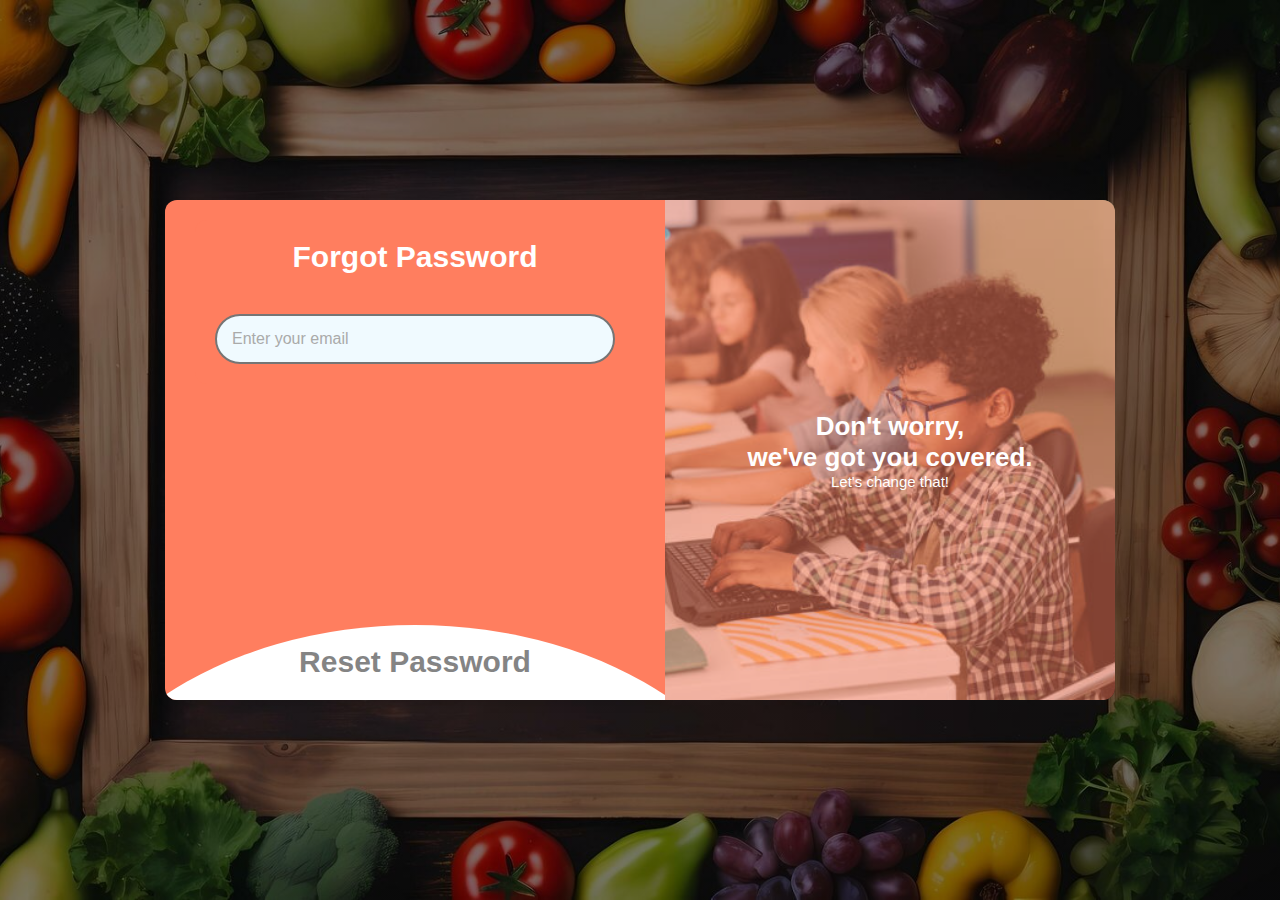
<file: PROIECT_WEB/joc_FROW/src/public/forgot-password.html>
<!-- forgot-password.html -->
<!DOCTYPE html>
<html lang="en">
<head>
    <meta charset="UTF-8">
    <meta name="viewport" content="width=device-width, initial-scale=1.0">
    <title>Forgot Password - Fruits On The Web</title>
    <link rel="icon" type="image/x-icon" href="favicon.ico">
    <link rel="stylesheet" href="forgot-password.css">
</head>
<body>
    <section class="wrapper">
        <div class="form-container">
            <div class="form forgot-password">
                <header>Forgot Password</header>
                <div id="message-box">
                    <span id="message-text"></span>
                    <button id="close-message" class="close-btn">&times;</button>
                </div>
                <form id="forgot-form">
                    <input type="email" id="email-forgot-password" name="email-forgot-password" placeholder="Enter your email" pattern="^[a-zA-Z0-9._%+-]+@[a-zA-Z0-9.-]+\.[a-zA-Z]{2,}$" title="Please enter a valid email address." required>
                </form>
            </div>
            <div class="form reset-password">
                <header>Reset Password</header>
                <div id="reset-message-box">
                    <span id="reset-message-text"></span>
                    <button id="reset-close-message" class="close-btn">&times;</button>
                </div>
                <form id="reset-password-form">
                    <input type="password" id="new-password" name="new-password" placeholder="Enter your new password" pattern="^(?=.*\d)(?=.*[a-z])(?=.*[A-Z])(?=.*[\W]).{8,}$" title="Password must contain at least one number, one uppercase and lowercase letter, one special character, and be at least 8 characters long." required>
                    <input type="password" id="confirm-password" name="confirm-password" placeholder="Confirm your new password" required>
                    <input type="submit" value="Submit">
                </form>
            </div>
        </div>
        <div class="image-container">
            <img src="forgotPassFormImg.png" alt="Forgot Password Image">
            <div class="overlay"></div>
            <div class="overlay-text">
                <span class="text-1">Don't worry, <br> we've got you covered.</span>
                <span class="text-2">Let's change that!</span>
            </div>
        </div>
    </section>
    <script src="forgot-password.js"></script>
</body>
</html>
</file>
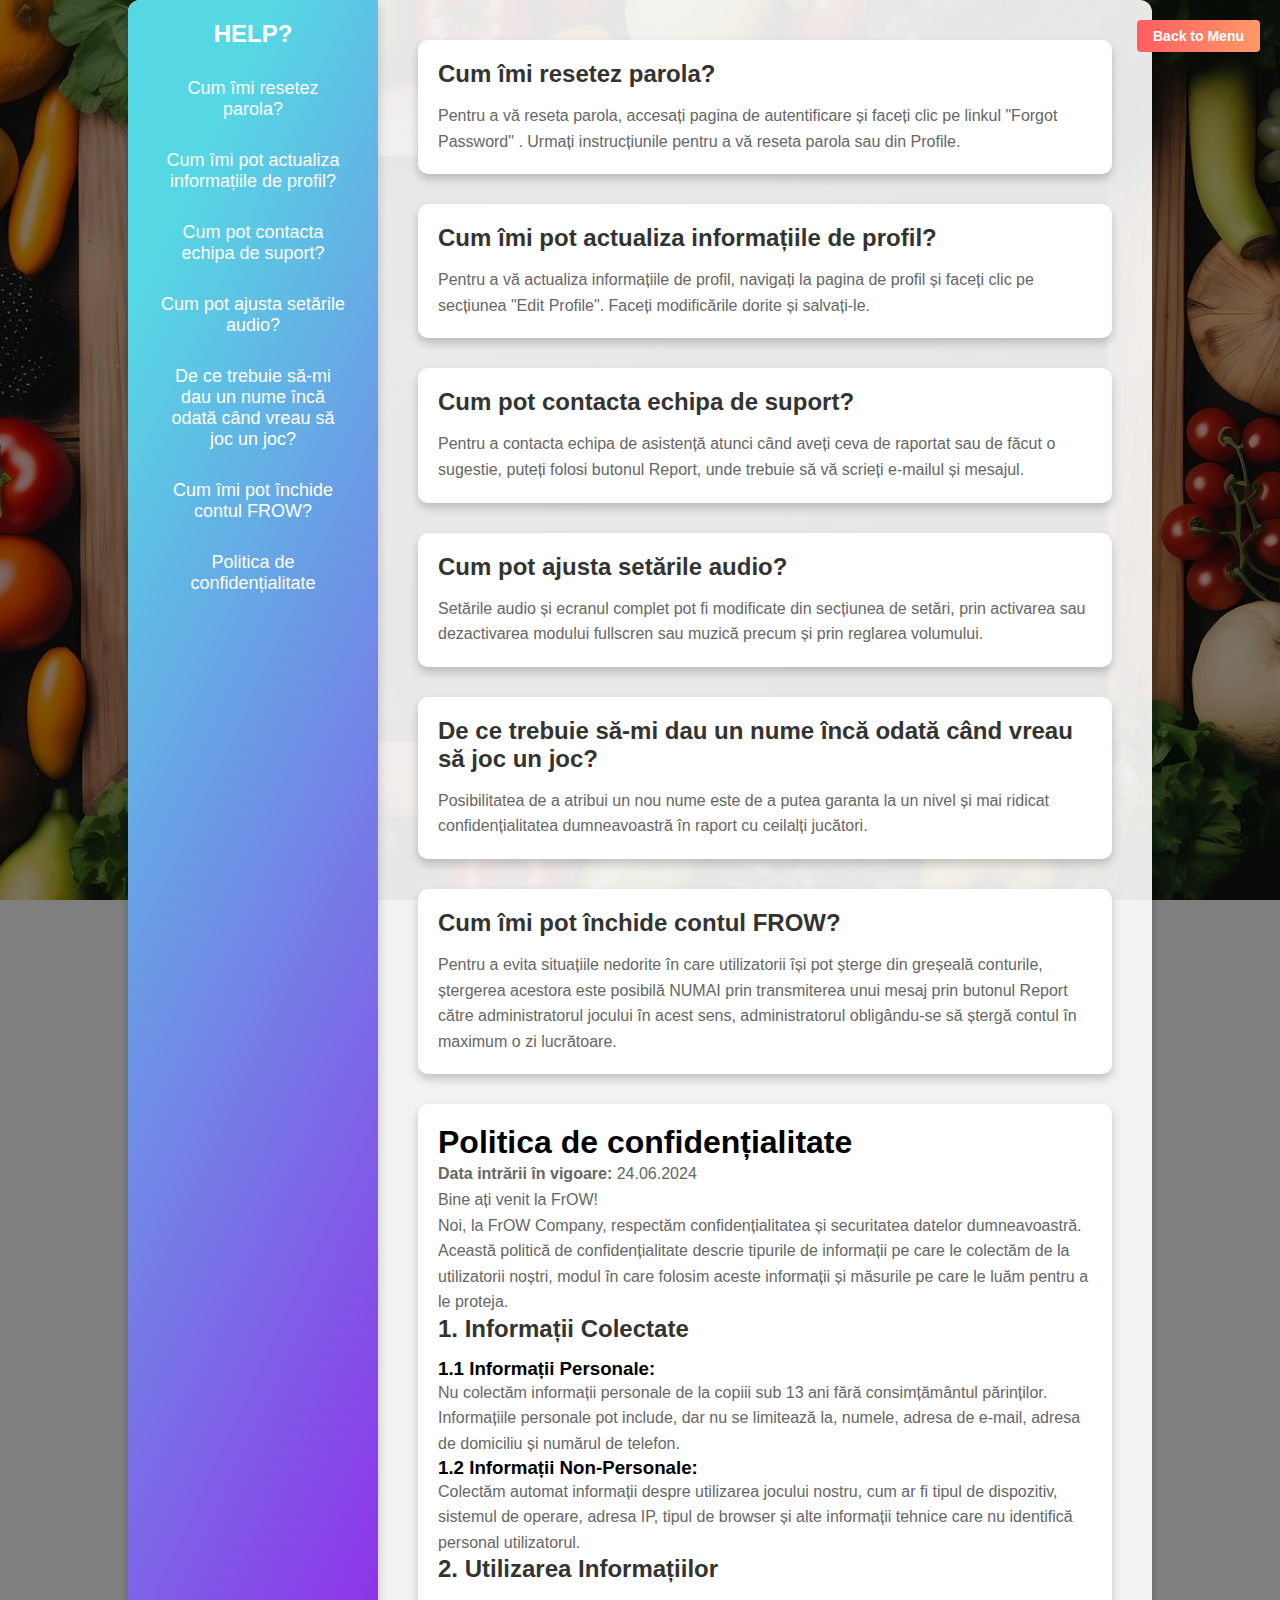
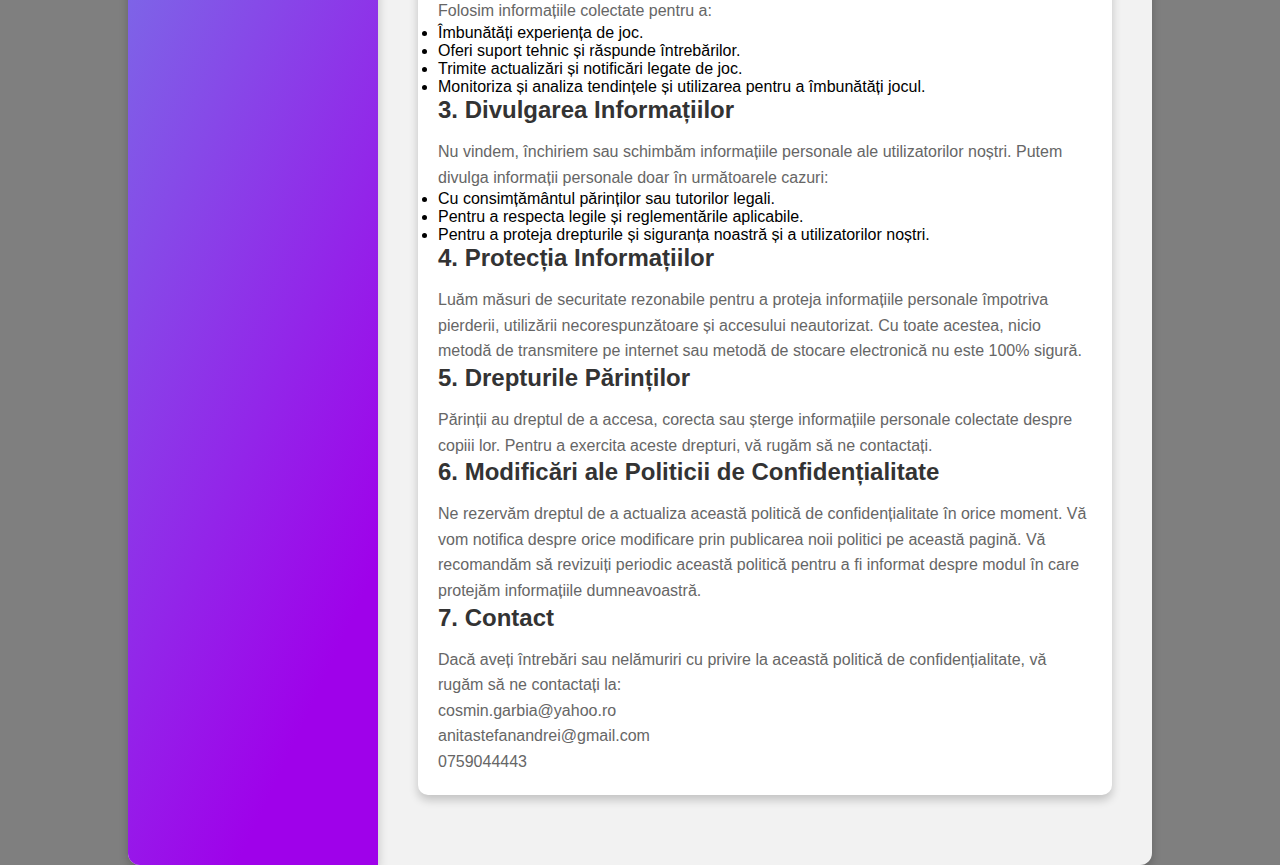
<file: PROIECT_WEB/joc_FROW/src/public/help.html>
<!DOCTYPE html>
<html lang="en">
<head>
    <meta charset="UTF-8">
    <title>Help - Fruits On The Web</title>
    <link rel="stylesheet" href="help.css">
    <meta name="viewport" content="width=device-width, initial-scale=1.0">
    <link rel="icon" type="image/x-icon" href="favicon.ico">
</head>
<body class="help-page">
    <a href="index.html" class="back-to-home">Back to Menu</a>
    <div class="help-container">
        <div class="help-sidebar">
            <h2>HELP?<br></h2>
            <ul>
                <li><a href="#question1">Cum îmi resetez parola?</a></li>
                <li><a href="#question2">Cum îmi pot actualiza informațiile de profil?</a></li>
                <li><a href="#question3">Cum pot contacta echipa de suport?</a></li>
                <li><a href="#question4">Cum pot ajusta setările audio?</a></li>
                <li><a href="#question5">De ce trebuie să-mi dau un nume încă odată când vreau să joc un joc?</a></li>
                <li><a href="#question6">Cum îmi pot închide contul FROW?</a></li>
                <li><a href="#question7">Politica de confidențialitate</a></li>
            </ul>
        </div>
        <div class="help-content">
            <div class="help-section" id="question1">
                <h2>Cum îmi resetez parola?</h2>
                <p>Pentru a vă reseta parola, accesați pagina de autentificare și 
                    faceți clic pe linkul "Forgot Password" . Urmați instrucțiunile 
                    pentru a vă reseta parola sau din Profile.</p>
            </div>

            <div class="help-section" id="question2">
                <h2>Cum îmi pot actualiza informațiile de profil?</h2>
                <p>Pentru a vă actualiza informațiile de profil, navigați la pagina 
                    de profil și faceți clic pe secțiunea "Edit Profile". Faceți 
                    modificările dorite și salvați-le.</p>
            </div>

            <div class="help-section" id="question3">
                <h2>Cum pot contacta echipa de suport?</h2>
                <p>Pentru a contacta echipa de asistență atunci când aveți ceva 
                    de raportat sau de făcut o sugestie, puteți folosi butonul 
                    Report, unde trebuie să vă scrieți e-mailul și mesajul.</p>
            </div>

            <div class="help-section" id="question4">
                <h2>Cum pot ajusta setările audio?</h2>
                <p>Setările audio și ecranul complet pot fi modificate din 
                    secțiunea de setări, prin activarea sau dezactivarea modului 
                    fullscren sau muzică precum și prin reglarea volumului.</p>
            </div>

            <div class="help-section" id="question5">
                <h2>De ce trebuie să-mi dau un nume încă odată când vreau să joc un joc?</h2>
                <p>Posibilitatea de a atribui un nou nume este de a putea garanta 
                    la un nivel și mai ridicat confidențialitatea dumneavoastră în 
                    raport cu ceilalți jucători.</p>
            </div>

            <div class="help-section" id="question6">
                <h2>Cum îmi pot închide contul FROW?</h2>
                <p>Pentru a evita situațiile nedorite în care utilizatorii își pot șterge 
                    din greșeală conturile, ștergerea acestora este posibilă NUMAI prin 
                    transmiterea unui mesaj prin butonul Report către administratorul 
                    jocului în acest sens, administratorul obligându-se să ștergă contul 
                    în maximum o zi lucrătoare.</p>
            </div>


            <div class="help-section" id="question7">
                <h1>Politica de confidențialitate</h1>
                <body>
                    <p><strong>Data intrării în vigoare:</strong> 24.06.2024</p>
                    <p>Bine ați venit la FrOW!</p>
                    <p>Noi, la FrOW Company, respectăm confidențialitatea și securitatea datelor dumneavoastră. Această politică de confidențialitate descrie tipurile de informații pe care le colectăm de la utilizatorii noștri, modul în care folosim aceste informații și măsurile pe care le luăm pentru a le proteja.</p>
                
                    <h2>1. Informații Colectate</h2>
                    <h3>1.1 Informații Personale:</h3>
                    <p>Nu colectăm informații personale de la copiii sub 13 ani fără consimțământul părinților. Informațiile personale pot include, dar nu se limitează la, numele, adresa de e-mail, adresa de domiciliu și numărul de telefon.</p>
                
                    <h3>1.2 Informații Non-Personale:</h3>
                    <p>Colectăm automat informații despre utilizarea jocului nostru, cum ar fi tipul de dispozitiv, sistemul de operare, adresa IP, tipul de browser și alte informații tehnice care nu identifică personal utilizatorul.</p>
                
                    <h2>2. Utilizarea Informațiilor</h2>
                    <p>Folosim informațiile colectate pentru a:</p>
                    <ul>
                        <li>Îmbunătăți experiența de joc.</li>
                        <li>Oferi suport tehnic și răspunde întrebărilor.</li>
                        <li>Trimite actualizări și notificări legate de joc.</li>
                        <li>Monitoriza și analiza tendințele și utilizarea pentru a îmbunătăți jocul.</li>
                    </ul>
                
                    <h2>3. Divulgarea Informațiilor</h2>
                    <p>Nu vindem, închiriem sau schimbăm informațiile personale ale utilizatorilor noștri. Putem divulga informații personale doar în următoarele cazuri:</p>
                    <ul>
                        <li>Cu consimțământul părinților sau tutorilor legali.</li>
                        <li>Pentru a respecta legile și reglementările aplicabile.</li>
                        <li>Pentru a proteja drepturile și siguranța noastră și a utilizatorilor noștri.</li>
                    </ul>
                
                    <h2>4. Protecția Informațiilor</h2>
                    <p>Luăm măsuri de securitate rezonabile pentru a proteja informațiile personale împotriva pierderii, utilizării necorespunzătoare și accesului neautorizat. Cu toate acestea, nicio metodă de transmitere pe internet sau metodă de stocare electronică nu este 100% sigură.</p>
                
                    <h2>5. Drepturile Părinților</h2>
                    <p>Părinții au dreptul de a accesa, corecta sau șterge informațiile personale colectate despre copiii lor. Pentru a exercita aceste drepturi, vă rugăm să ne contactați.</p>
                
                    <h2>6. Modificări ale Politicii de Confidențialitate</h2>
                    <p>Ne rezervăm dreptul de a actualiza această politică de confidențialitate în orice moment. Vă vom notifica despre orice modificare prin publicarea noii politici pe această pagină. Vă recomandăm să revizuiți periodic această politică pentru a fi informat despre modul în care protejăm informațiile dumneavoastră.</p>
                
                    <h2>7. Contact</h2>
                    <p>Dacă aveți întrebări sau nelămuriri cu privire la această politică de confidențialitate, vă rugăm să ne contactați la:</p>
                    <p>
                       cosmin.garbia@yahoo.ro<br>
                       anitastefanandrei@gmail.com<br>
                       0759044443<br>
                    </p>
                </body>
            </div>
        </div>
    </div>
</body>
</html>
</file>
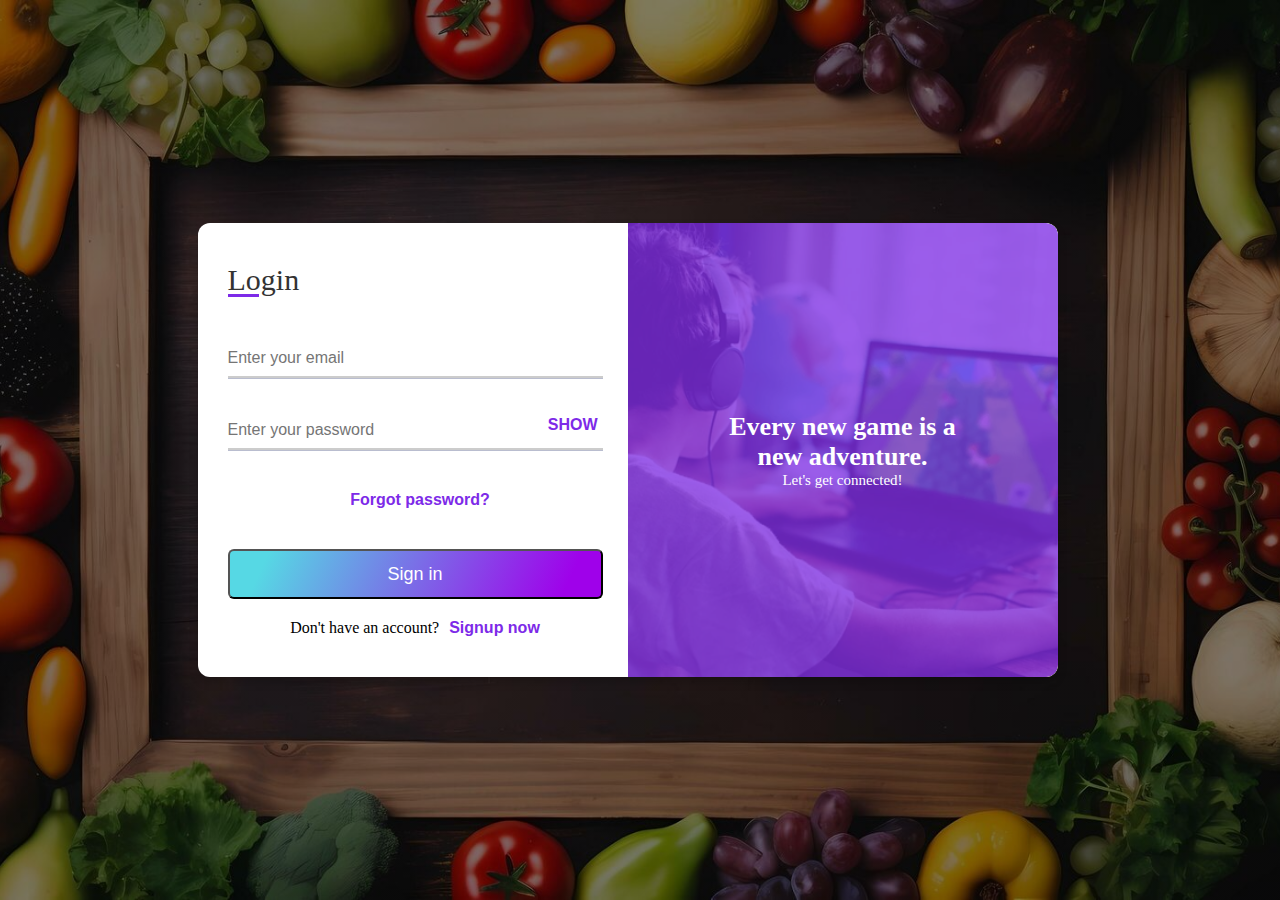
<file: PROIECT_WEB/joc_FROW/src/public/login.html>
<!-- login.html -->
<!DOCTYPE html>
<html lang="en" dir="ltr">
<head>
    <meta charset="UTF-8">
    <title>Login - Fruits On The Web</title>
    <link rel="stylesheet" href="login.css">
    <meta name="viewport" content="width=device-width, initial-scale=1.0">
    <link rel="icon" type="image/x-icon" href="favicon.ico">
</head>

<body class="login-page">
  <div class="login-container">
    <div class="login-cover">
      <div class="login-front">
        <img src="loginFormImg.png" alt="">
        <div class="login-text">
          <span class="login-text-1">Every new game is a <br> new adventure.</span>
          <span class="login-text-2">Let's get connected!</span>
        </div>
      </div>
    </div>

    <div class="login-forms">
      <div class="login-form-content">
        <div class="login-form">
          <div class="login-title">Login</div>
          <div id="message-box">
            <span id="message-text"></span>
            <button id="close-message" class="close-btn">&times;</button>
          </div>
          <form id="login-form" action="http://localhost:4000/login" method="POST"> 
            <div class="login-input-boxes">
              <div class="login-input-box">
                <input type="email" id="email-login" name="email-login" placeholder=" " pattern="^[a-zA-Z0-9._%+-]+@[a-zA-Z0-9.-]+\.[a-zA-Z]{2,}$" title="Please enter a valid email address." required>
                <label class="login-label">Enter your email</label>
              </div>
              <div class="login-input-box">
                <input type="password" id="password-login" name="password-login" placeholder=" " pattern="^(?=.*\d)(?=.*[a-z])(?=.*[A-Z])(?=.*[\W]).{8,}$" title="Password must contain at least one number, one uppercase and lowercase letter, one special character, and be at least 8 characters long." required>
                <label class="login-label">Enter your password</label>
                <span class="toggle-password">SHOW</span>
              </div>
              <div class="remember-forgot-container">           
                <div class="change-password-text"><a href="forgot-password.html">Forgot password?</a></div>
              </div>
              <div class="login-button">
                <input type="submit" value="Sign in">
              </div>
              <div class="sign-up-text">Don't have an account? <a href="registration.html">Signup now</a></div>
            </div>
          </form>
        </div>
      </div>
    </div>
  </div>
  <script src="login.js"></script>
</body>
</html>
</file>
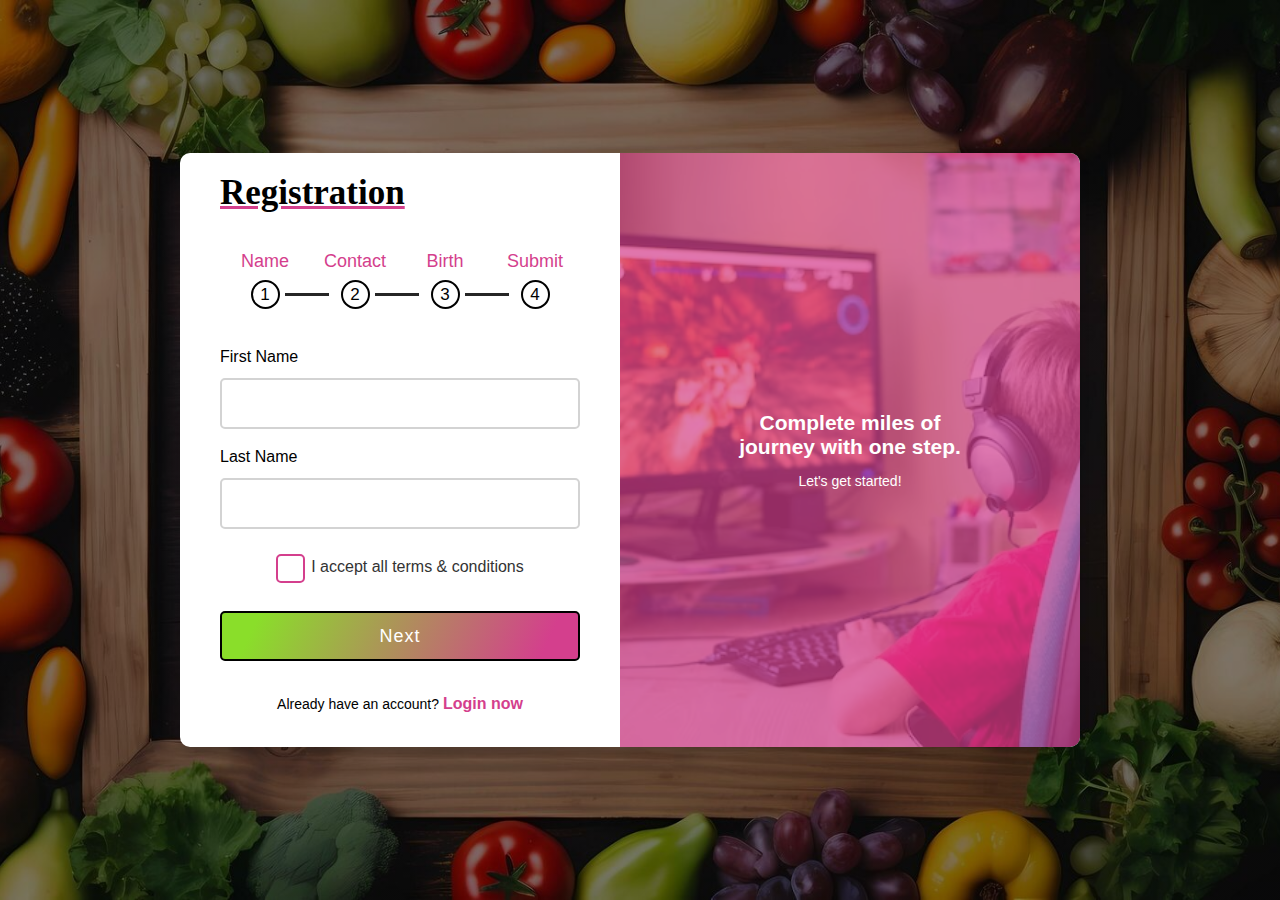
<file: PROIECT_WEB/joc_FROW/src/public/registration.html>
<!-- registration.html -->
<!DOCTYPE html>
<html lang="en" dir="ltr">
<head>
    <meta charset="utf-8">
    <title>Registration - Fruits On The Web</title>
    <link rel="stylesheet" href="registration.css">
    <link rel="icon" type="image/x-icon" href="favicon.ico">
</head>
<body>
    <div class="container">
        <div class="form-section">
            <header>Registration</header>
            <div id="message-box">
                <span id="message-text"></span>
                <button id="close-message" class="close-btn">&times;</button>
            </div>
            <div class="progress-bar">
                <div class="step">
                    <p>Name</p>
                    <div class="bullet"><span>1</span></div>
                    <div class="check">✔</div>
                </div>
                <div class="step">
                    <p>Contact</p>
                    <div class="bullet"><span>2</span></div>
                    <div class="check">✔</div>
                </div>
                <div class="step">
                    <p>Birth</p>
                    <div class="bullet"><span>3</span></div>
                    <div class="check">✔</div>
                </div>
                <div class="step">
                    <p>Submit</p>
                    <div class="bullet"><span>4</span></div>
                    <div class="check">✔</div>
                </div>
            </div>
            <div class="form-outer">
                <form id="registration-form" action="http://localhost:4000/register" method="POST">
                    <div class="page slide-page">
                        <div class="field">
                            <div class="label">First Name</div>
                            <input type="text" id="first-name-registration" name="first-name-registration" pattern="[A-Za-z]+" title="First name should only contain letters." required>
                        </div>
                        <div class="field">
                            <div class="label">Last Name</div>
                            <input type="text" id="last-name-registration" name="last-name-registration" pattern="[A-Za-z- ]+" title="Last name should only contain letters." required>
                        </div>
                        <div class="checkbox-field">
                            <input type="checkbox" id="terms-conditions" name="terms-conditions" required>
                            <label for="terms-conditions">I accept all terms & conditions</label>
                        </div>
                        <div class="field">
                            <button class="firstNext next">Next</button>
                        </div>
                    </div>
                    <div class="page">
                        <div class="field">
                            <div class="label">Email Address</div>
                            <input type="email" id="email-registration" name="email-registration" pattern="^[a-zA-Z0-9._%+-]+@[a-zA-Z0-9.-]+\.[a-zA-Z]{2,}$" title="Please enter a valid email address." required>
                        </div>
                        <div class="field">
                            <div class="label">Phone Number</div>
                            <input type="tel" id="phone-registration" name="phone-registration" pattern="\d{10}" title="Phone number should be 10 digits long." required>
                        </div>
                        <div class="checkbox-field">
                            <input type="checkbox" id="terms-conditions-2" name="terms-conditions" required>
                            <label for="terms-conditions-2">I accept all terms & conditions</label>
                        </div>
                        <div class="field btns">
                            <button class="prev-1 prev">Previous</button>
                            <button class="next-1 next">Next</button>
                        </div>
                    </div>
                    <div class="page">
                        <div class="field">
                            <div class="label">Date of Birth</div>
                            <input type="date" id="birth-date-registration" name="birth-date-registration" min="2000-01-01" max="2022-12-31" title="Please enter a valid date of birth." required>
                        </div>
                        <div class="field">
                            <div class="label">Gender</div>
                            <select id="gender-registration" name="gender-registration" required>
                                <option value="" disabled selected>Select your gender</option>
                                <option value="male">Male</option>
                                <option value="female">Female</option>
                                <option value="other">Other</option>
                            </select>
                        </div>
                        <div class="checkbox-field">
                            <input type="checkbox" id="terms-conditions-3" name="terms-conditions" required>
                            <label for="terms-conditions-3">I accept all terms & conditions</label>
                        </div>
                        <div class="field btns">
                            <button class="prev-2 prev">Previous</button>
                            <button class="next-2 next">Next</button>
                        </div>
                    </div>
                    <div class="page">
                        <div class="field">
                            <div class="label">Age</div>
                            <input type="number" id="age-registration" name="age-registration" min="1" max="24" title="Please enter a valid age between 1 and 24." required>
                        </div>
                        <div class="field">
                            <div class="label">Password</div>
                            <input type="password" id="password-registration" name="password-registration" pattern="^(?=.*\d)(?=.*[a-z])(?=.*[A-Z])(?=.*[\W]).{8,}$" title="Password must contain at least one number, one uppercase and lowercase letter, one special character, and be at least 8 characters long." required>
                        </div>
                        <div class="checkbox-field">
                            <input type="checkbox" id="terms-conditions-4" name="terms-conditions" required>
                            <label for="terms-conditions-4">I accept all terms & conditions</label>
                        </div>
                        <div class="field btns">
                            <button class="prev-3 prev">Previous</button>
                            <button class="submit">Signup</button>
                        </div>
                    </div>
                </form>
                <div class="login-link">
                    <p>Already have an account? <a href="login.html">Login now</a></p>
                </div>
            </div>
        </div>
        <div class="image-section">
            <div class="text-overlay">
                <h1>Complete miles of journey with one step.</h1>
                <p>Let's get started!</p>
            </div>
            <img src="registerFormImg.png" alt="Image">
        </div>
    </div>
    <script src="registration.js"></script>
</body>
</html>
</file>
<file: PROIECT_WEB/joc_FROW/src/public/login.css>
/* login.css */
/* Definirea stilurilor pentru pagina LOGIN */
.login-page {
    background: linear-gradient(rgba(0, 0, 0, 0.5), rgba(0, 0, 0, 0.5)), 
                url('backgroundLoginImg.png') no-repeat center center fixed;
    background-size: cover;
    min-height: 100vh;
    display: flex;
    align-items: center;
    justify-content: center;
    padding: 0;
    margin: 0;
}

.login-container {
    border-radius: 12px;
    position: relative;
    max-width: 800px;
    width: 100%;
    background: #fff;
    padding: 40px 30px;
    box-shadow: 0 5px 10px rgba(0,0,0,0.2);
    perspective: 2700px;
    overflow: hidden;
    margin-left: -25px;
}

.login-container .login-cover {
    border-radius: 0 12px 12px 0;
    position: absolute;
    top: 0;
    left: 50%;
    height: 100%;
    width: 50%;
    z-index: 98;
    transition: all 1s ease;
    transform-origin: left;
    transform-style: preserve-3d;
    overflow: hidden;
}

.login-container .login-cover .login-front {
  position: absolute;
  top: 0;
  left: 0;
  height: 100%;
  width: 100%;
}

.login-container .login-cover::before,
.login-container .login-cover::after {
    border-radius: 0 12px 12px 0;
    content: '';
    position: absolute;
    height: 100%;
    width: 100%;
    background: #7d2ae8;
    opacity: 0.5;
    z-index: 12;
}

.login-container .login-cover img {
    border-radius: 0 12px 12px 0;
    position: absolute;
    height: 100%;
    width: 100%;
    object-fit: cover;
    z-index: 10;
    overflow: hidden;
}

.login-container .login-cover .login-text {
    position: absolute;
    z-index: 130;
    height: 100%;
    width: 100%;
    display: flex;
    flex-direction: column;
    align-items: center;
    justify-content: center;
}

.login-cover .login-text .login-text-1,
.login-cover .login-text .login-text-2 {
    font-size: 26px;
    font-weight: 600;
    color: #fff;
    text-align: center;
}

.login-cover .login-text .login-text-2 {
    font-size: 15px;
    font-weight: 500;
}

.login-container .login-forms {
    height: 100%;
    width: 100%;
    background: #fff;
}

.login-container .login-form-content {
    display: flex;
    align-items: center;
    justify-content: space-between;
}

.login-form-content .login-form {
    width: calc(100% / 2 - 25px);
}

.login-forms .login-form-content .login-title {
    position: relative;
    font-size: 30px;
    font-weight: 500;
    color: #333;
    margin-bottom: 25px;
}

.login-forms .login-form-content .login-title:before {
    content: '';
    position: absolute;
    left: 0;
    bottom: 0;
    height: 3px;
    width: 31px;
    background: #7d2ae8;
}

.login-forms .login-form-content .login-input-boxes {
    margin-top: 30px;
}

.login-forms .login-form-content .login-input-box {
    display: flex;
    align-items: center;
    height: 50px;
    width: 100%;
    margin: 20px 0;
    position: relative;
    border-bottom: 2px solid #B9BDCF;
}

.login-form-content .login-input-box input {
    height: 100%;
    width: 100%;
    outline: none;
    border: none;
    padding: 0 30px;
    font-size: 16px;
    font-weight: 500;
    border-bottom: 2px solid rgba(0,0,0,0.2);
    transition: all 0.3s ease;
    font-family: 'Helvetica Neue', Helvetica, Arial, sans-serif; 
}

.login-form-content .login-input-box input:focus,
.login-form-content .login-input-box input:valid {
    border-color: #7d2ae8;
}

.login-forms .login-form-content .login-button {
    color: #fff;
    margin-top: 40px;
}

.login-forms .login-form-content .login-button input {
    color: #FFFFFF;
    background: linear-gradient(115deg, #56d8e4 10%, #9f01ea 90%);
    border-radius: 6px;
    padding: 0;
    cursor: pointer;
    transition: all 0.4s ease;
    height: 50px;
    width: 100%; 
    font-size: 18px;
}

.login-forms .login-form-content .login-button input:hover {
    background: linear-gradient(115deg, #9f01ea 10%, #56d8e4 90%); 
    font-size: 25px; 
    color: #FFFFFF;
}

.login-forms .login-form-content .login-text {
    text-align: center;
    margin-top: 25px;
}

.login-forms .login-form-content .sign-up-text {
    text-align: center;
    width: 100%; 
    margin-top: 20px;
    display: flex; 
    justify-content: center; 
    align-items: center; 
    gap: 10px;
}

.login-forms .login-form-content .change-password-text a {
    color: #7d2ae8; 
    font-weight: bold; 
    font-size: 16px; 
    margin-top: 20px; 
    display: block; 
    text-align: center; 
    text-decoration: none; 
    transition: color 0.3s; 
    font-family: 'Helvetica Neue', Helvetica, Arial, sans-serif;
}

.login-forms .login-form-content .change-password-text a:hover {
    text-decoration: underline; 
    color: #5b13b9;
}

.login-forms .login-form-content .sign-up-text a {
    color: #7d2ae8; 
    font-weight: bold; 
    font-size: 16px; 
    text-align: center; 
    display: block; 
    text-decoration: none; 
    transition: color 0.3s; 
    font-family: 'Helvetica Neue', Helvetica, Arial, sans-serif;
}

.login-forms .login-form-content .sign-up-text a:hover {
    text-decoration: underline; 
    color: #5b13b9; 
}

.login-input-box label {
    position: absolute;
    left: 0;
    bottom: 10px;
    pointer-events: none;
    transition: all 0.3s ease;
    font-size: 16px;
    color: #757575;
    font-family: 'Helvetica Neue', Helvetica, Arial, sans-serif; 
}

.login-input-box input:focus + label,
.login-input-box input:not(:placeholder-shown) + label {
    top: -5px;
    font-size: 12px;
    color: #7d2ae8;
}

.login-input-box input:focus::placeholder {
    opacity: 0;
    transition: opacity 0.3s ease;
}

.toggle-password {
    margin-left: 10px;
    font-weight: bold; 
    font-size: 16px;
    cursor: pointer;
    color: #7d2ae8; 
    user-select: none; 
    font-family: 'Helvetica Neue', Helvetica, Arial, sans-serif;
    padding: 5px;
    position: absolute;
    right: 0; 
    bottom: 10px; 
    background: none;
    border: none;
}

.login-input-box input:focus + .login-label + .toggle-password,
.login-input-box input:not(:placeholder-shown) + .login-label + .toggle-password {
    color: #5b13b9; 
}

.remember-forgot-container {
    display: flex;
    justify-content: center;
    align-items: center;
    gap: 10px;
    margin-top: 10px;
}

.remember-forgot-container label {
    font-size: 16px;
}

.toggle-password:hover {
    color: #5b13b9;
}

#message-box {
    display: none;
    padding: 10px;
    margin-bottom: 20px;
    border: 1px solid transparent;
    border-radius: 4px;
    font-family: 'Helvetica Neue', Helvetica, Arial, sans-serif;
    text-align: center;
    position: relative;
}

#message-box.error {
    background-color: #f8d7da;
    color: #721c24;
    border-color: #f5c6cb;
}

#message-box.success {
    background-color: #d4edda;
    color: #155724;
    border-color: #c3e6cb;
}

.close-btn {
    position: absolute;
    top: 5px;
    right: 10px;
    background: none;
    border: none;
    font-size: 1.5em;
    cursor: pointer;
    color: inherit;
}

.error .close-btn:hover {
    color: #a00; 
}

.success .close-btn:hover {
    color: #28a745; 
}

.remember-me-checkbox input[type="checkbox"] {
    display: none;
}

.remember-me-checkbox label {
    display: flex;
    align-items: center;
    font-size: 16px;
    user-select: none;
    position: relative;
    padding-left: 35px;
    margin-top: 15%;
}

.remember-me-checkbox label::before {
    content: "";
    display: inline-block;
    width: 25px;
    height: 25px;
    border: 2px solid #7d2ae8;
    border-radius: 5px;
    background: white;
    position: absolute;
    left: 0;
    top: 50%;
    transform: translateY(-50%);
    cursor: pointer;
}

.remember-me-checkbox input[type="checkbox"]:checked + label::before {
    background: #7d2ae8;
    border: none;
}

.remember-me-checkbox input[type="checkbox"]:checked + label::after {
    content: "✔";
    position: absolute;
    left: 5px;
    top: 45%;
    transform: translateY(-50%);
    font-size: 20px;
    color: white;
    cursor: pointer;
}

.change-password-text {
    display: flex;
    align-items: center;
    font-size: 16px;
    user-select: none;
    padding-left: 10px;
}
</file>
<file: PROIECT_WEB/joc_FROW/src/public/registration.css>
/* registration.css */
/* Definirea stilurilor pentru pagina REGISTRATION */
body {
  display: flex;
  align-items: center;
  justify-content: center;
  min-height: 100vh;
  background: linear-gradient(rgba(0, 0, 0, 0.5), rgba(0, 0, 0, 0.5)), 
                url('backgroundLoginImg.png') no-repeat center center fixed;
  background-size: cover; 
  font-family: Arial, sans-serif;
  overflow: auto;
  padding: 0;
  margin: 0;
}

.container {
  display: flex;
  max-width: 900px;
  background: #fff;
  border-radius: 10px;
  box-shadow: 0 5px 10px rgba(0,0,0,0.2);
  margin: auto; 
  overflow: hidden; 
  position: relative; 
  left: -10px;
}

.form-section {
  width: 40%;
  padding: 20px 40px;
}

.image-section::before {
  content: '';
  position: absolute;
  top: 0;
  left: 0;
  width: 100%;
  height: 100%;
  background-color: rgba(211, 63, 141, 0.7);
  z-index: 1;
  border-top-right-radius: 10px;
  border-bottom-right-radius: 10px;
}

.image-section {
  width: 60%;
  position: relative;
}

.image-section img {
  width: 100%;
  height: 100%;
  object-fit: cover;
  border-top-right-radius: 10px;
  border-bottom-right-radius: 10px;
  position: relative;
  z-index: 0;
}

.text-overlay {
  position: absolute;
  top: 50%;
  left: 50%;
  transform: translate(-50%, -50%);
  color: #fff;
  text-align: center;
  z-index: 2;
}

.text-overlay h1 {
  font-size: 21px;
  margin-bottom: 10px;
}

.text-overlay p {
  font-size: 14px;
}

header {
  font-size: 35px;
  font-weight: 600;
  margin-bottom: 20px;
  font-family: 'Times New Roman', Times, serif;
  text-decoration: underline;
  text-decoration-color: #d43f8d;
}

.progress-bar {
  display: flex;
  margin-bottom: 10px;
  justify-content: space-between;
}

.progress-bar .step {
  text-align: center;
  width: 100%;
  position: relative;
}

.progress-bar .step p {
  font-weight: 500;
  font-size: 18px;
  color: #d43f8d;
  margin-bottom: 8px;
}

.progress-bar .step .bullet {
  height: 25px;
  width: 25px;
  border: 2px solid #000;
  display: inline-block;
  border-radius: 50%;
  position: relative;
  transition: 0.2s;
  font-weight: 500;
  font-size: 17px;
  line-height: 25px;
}

.progress-bar .step .bullet.active {
  border-color: #d43f8d;
  background: #d43f8d;
  color: #fff;
}

.progress-bar .step .bullet span {
  position: absolute;
  left: 50%;
  transform: translateX(-50%);
}

.progress-bar .step .bullet.active span {
  display: none;
}

.progress-bar .step .bullet:before,
.progress-bar .step .bullet:after {
  position: absolute;
  content: '';
  bottom: 11px;
  right: -51px;
  height: 3px;
  width: 44px;
  background: #262626;
}

.progress-bar .step .bullet.active:after {
  background: #d43f8d;
  transform: scaleX(0);
  transform-origin: left;
  animation: animate 0.3s linear forwards;
}

@keyframes animate {
  100% {
    transform: scaleX(1);
  }
}

.progress-bar .step:last-child .bullet:before,
.progress-bar .step:last-child .bullet:after {
  display: none;
}

.progress-bar .step p.active {
  color: #d43f8d;
  transition: 0.2s linear;
}

.progress-bar .step .check {
  position: absolute;
  left: 50%;
  top: 75%;
  font-size: 15px;
  transform: translate(-50%, -50%);
  display: none;
}

.progress-bar .step .check.active {
  display: block;
  color: #fff;
}

.form-outer {
  width: 100%;
  overflow: hidden;
}

.form-outer form {
  display: flex;
  width: 400%;
}

.form-outer form .page {
  width: 25%;
  transition: margin-left 0.3s ease-in-out;
}

.form-outer form .page .field {
  width: 100%;
  height: 45px;
  margin: 55px 0;
  display: flex;
  position: relative;
}

form .page .field .label {
  position: absolute;
  top: -30px;
  font-weight: 500;
  transition: color 0.3s ease;
}

form .page .field input,
form .page .field select {
  height: 100%;
  width: 100%;
  border: 2px solid lightgrey;
  border-radius: 5px;
  padding-left: 15px;
  font-size: 18px;
  transition: border-color 0.3s ease;
}

form .page .field input:focus,
form .page .field select:focus {
  border-color: #d43f8d;
  outline: none;
}

form .page .field input:focus + .label,
form .page .field select:focus + .label {
  color: #d43f8d;
}

form .page .field button {
  width: 100%;
  height: calc(100% + 5px);
  border: 2px solid #000;
  margin-top: -20px;
  border-radius: 5px;
  cursor: pointer;
  font-size: 18px;
  font-weight: 500;
  letter-spacing: 1px;
  transition: 0.5s ease;
  background: linear-gradient(115deg, #8ade2a 10%, #d43f8d 90%); 
  color: #FFFFFF;
}

form .page .field button:hover {
  background: linear-gradient(115deg, #d43f8d 10%, #8ade2a 90%); 
  font-size: 25px; 
  color: #FFFFFF;
}

form .page .btns button {
  margin-top: -20px !important;
}

form .page .btns button.prev {
  margin-right: 3px;
  font-size: 18px;
  border: 2px solid #000;
}

form .page .btns button.next {
  margin-left: 3px;
  border: 2px solid #000;
}

form .page .btns button.prev:hover {
  font-size: 25px; 
}

.login-link {
  text-align: center;
  margin-top: -50px;
}

.login-link p {
  font-size: 14px;
  color: #000;
}

.login-link a {
  color: #d43f8d;
  text-decoration: none;
  font-weight: bold;
  font-size: 16px; 
}

.login-link a:hover {
  text-decoration: underline;
  color: #b03070;
}

#message-box {
  display: none;
  padding: 10px;
  margin-bottom: 10px;
  border: 1px solid transparent;
  border-radius: 4px;
  font-family: 'Helvetica Neue', Helvetica, Arial, sans-serif;
  text-align: center;
  position: relative;
}

#message-box.error {
  background-color: #f8d7da;
  color: #721c24;
  border-color: #f5c6cb;
}

#message-box.success {
  background-color: #d4edda;
  color: #155724;
  border-color: #c3e6cb;
}

.close-btn {
  position: absolute;
  top: 5px;
  right: 10px;
  background: none;
  border: none;
  font-size: 1.5em;
  cursor: pointer;
  color: inherit;
}

.error .close-btn:hover {
  color: #a00; 
}

.success .close-btn:hover {
  color: #28a745; 
}

.form-outer .field:focus-within .label {
  color: #d43f8d;
}

.checkbox-field {
  display: flex;
  align-items: center;
  justify-content: center;
  margin-top: -20px;
}

.checkbox-field input[type="checkbox"] {
  margin-right: 10px; 
  cursor: pointer;
  display: none;
}

.checkbox-field label {
  font-size: 14px;
  color: #000;
}

input[type="checkbox"] + label {
  position: relative;
  padding-left: 35px;
  font-size: 16px;
  color: #333;
  user-select: none;;
}

input[type="checkbox"] + label::before {
  content: "";
  position: absolute;
  left: 0;
  top: -25%;
  width: 25px;
  height: 25px;
  border: 2px solid #d43f8d;
  border-radius: 5px;
  background: white;
  cursor: pointer
}

input[type="checkbox"]:checked + label::before {
  background: #d43f8d;
  border: none;
}

input[type="checkbox"]:checked + label::after {
  content: "✔";
  position: absolute;
  left: 5px;
  top: -6px;
  font-size: 20px;
  color: white;
  cursor: pointer
}
</file>
<file: PROIECT_WEB/joc_FROW/src/public/forgot-password.css>
/* forgot-password.css */
/* Definirea stilurilor pentru pagina FORGOT/RESET-PASSWORD */
* {
  margin: 0;
  padding: 0;
  box-sizing: border-box;
  font-family: "Poppins", sans-serif;
}

body {
  background: linear-gradient(rgba(0, 0, 0, 0.5), rgba(0, 0, 0, 0.5)),
              url('backgroundLoginImg.png') no-repeat center center fixed;
  background-size: cover;
  min-height: 100vh;
  display: flex;
  align-items: center;
  justify-content: center;
}

.wrapper {
  display: flex;
  align-items: center;
  justify-content: center;
  gap: 0; 
}

.form-container {
  position: relative;
  height: 500px; 
  width: 500px;
  border-radius: 12px 0 0 12px; 
  padding: 20px 30px 100px;
  background: #ff7e5f; 
  box-shadow: 0 5px 10px rgba(0, 0, 0, 0.1);
  overflow: hidden;
}

.form {
  background: #ff7e5f; 
  padding: 20px;
  border-radius: 12px 0 0 12px; 
  transition: transform 0.6s ease;
}

.form header {
  font-size: 30px;
  text-align: center;
  color: #fff;
  font-weight: 600;
  cursor: default;
}

.form form {
  display: flex;
  flex-direction: column;
  gap: 20px;
  margin-top: 20px;
}

form input {
  height: 50px;
  outline: none;
  border: none;
  padding: 0 15px;
  font-size: 16px;
  font-weight: 400;
  color: #333;
  border-radius: 25px; 
  background: #f0faff;
  border: 2px solid #757575; 
}

form input:focus {
  border-color: #ff7e5f; 
  box-shadow: 0 0 5px rgba(255, 126, 95, 0.5);
}

form input::placeholder {
  color: #aaa;
  transition: color 0.3s ease;
}

form input:focus::placeholder {
  color: #ff7e5f; 
}

form input[type="submit"] {
  background: linear-gradient(115deg, #ff7e5f 10%, #eaff00 90%); 
  color: #fff;
  border: none;
  cursor: pointer;
  font-size: 18px;
  margin-top: 20px; 
  border-radius: 25px; 
  transition: all 0.4s ease;
}

form input[type="submit"]:hover {
  background: linear-gradient(115deg, #eaff00 10%, #ff7e5f 90%);
  font-size: 25px;
}

.form.reset-password {
  position: absolute;
  left: 50%;
  bottom: -85%;
  transform: translateX(-50%);
  width: calc(100% + 220px);
  padding: 20px 140px;
  border-radius: 50%;
  height: 100%;
  background: #fff;
  transition: all 0.6s ease;
}

.wrapper.active .form.reset-password {
  bottom: -20%;
  border-radius: 35%;
  box-shadow: 0 -5px 10px rgba(0, 0, 0, 0.1);
}

.form.reset-password header {
  color: #333;
  opacity: 0.6;
}

.wrapper.active .form.reset-password header {
  opacity: 1;
}

.wrapper form {
  display: flex;
  flex-direction: column;
  gap: 20px;
  margin-top: 40px;
}

.wrapper.active .form.forgot-password {
  opacity: 1;
  top: -50px;
  left: 50%;
}

.wrapper.active .form.forgot-password header {
  opacity: 1;
}

.wrapper .form.reset-password header {
  cursor: pointer;
}

#message-box, #reset-message-box {
  display: none;
  padding: 10px;
  margin: 20px 0;
  border: 1px solid transparent;
  border-radius: 4px;
  font-family: 'Poppins', sans-serif;
  text-align: center;
  position: relative;
}

#message-box.error, #reset-message-box.error {
  background-color: #f8d7da;
  color: #721c24;
  border-color: #f5c6cb;
}

#message-box.success, #reset-message-box.success {
  background-color: #d4edda;
  color: #155724;
  border-color: #c3e6cb;
}

.close-btn {
  position: absolute;
  top: 5px;
  right: 10px;
  background: none;
  border: none;
  font-size: 1.5em;
  cursor: pointer;
  color: inherit;
}

.error .close-btn:hover {
  color: #a00;
}

.success .close-btn:hover {
  color: #28a745;
}

.image-container {
  position: relative;
  width: 450px;
  height: 500px;
  overflow: hidden;
  border-radius: 0 12px 12px 0; 
  margin-left: 0; 
}

.image-container img {
  width: 100%;
  height: 100%;
  object-fit: cover;
}

.overlay {
  position: absolute;
  top: 0;
  left: 0;
  width: 100%;
  height: 100%;
  background: rgba(255, 126, 95, 0.5); 
  z-index: 5;
}

.overlay-text {
  position: absolute;
  top: 0;
  left: 0;
  width: 100%;
  height: 100%;
  display: flex;
  flex-direction: column;
  align-items: center;
  justify-content: center;
  color: #fff;
  text-align: center;
  z-index: 10;
}

.overlay-text .text-1 {
  font-size: 26px;
  font-weight: 600;
}

.overlay-text .text-2 {
  font-size: 15px;
  font-weight: 500;
}
</file>
<file: PROIECT_WEB/joc_FROW/src/public/help.css>
/* Reset default margin and padding */
* {
    margin: 0;
    padding: 0;
    box-sizing: border-box;
}

/* Body styles */
body {
    font-family: Arial, sans-serif;
    background-color: #f0f0f0;
    margin: 0;
    padding: 0;
    background: linear-gradient(rgba(0, 0, 0, 0.5), rgba(0, 0, 0, 0.5)), url('backgroundLoginImg.png') no-repeat center center fixed;
    background-size: cover;
    min-height: 100vh;
    display: flex;
    align-items: center;
    justify-content: center;
}

.help-container {
    display: flex;
    width: 80%;
    max-width: 1200px;
    background: rgba(255, 255, 255, 0.9);
    border-radius: 12px;
    box-shadow: 0 5px 10px rgba(0,0,0,0.2);
    overflow: hidden;
}

.help-sidebar {
    background: linear-gradient(115deg, #56d8e4 10%, #9f01ea 90%);
    padding: 20px;
    box-shadow: 0 5px 10px rgba(0, 0, 0, 0.2);
    width: 25%;
    min-width: 250px;
}

.help-sidebar h2 {
    text-align: center;
    color: #fff;
    font-size: 24px;
    font-weight: bold;
    margin-bottom: 20px;
}

.help-sidebar ul {
    list-style: none;
    padding: 0;
}

.help-sidebar ul li {
    margin-bottom: 10px;
}

.help-sidebar ul li a {
    color: #fff;
    text-decoration: none;
    font-size: 18px;
    font-weight: 500;
    transition: color 0.3s, transform 0.3s;
    display: block;
    padding: 10px;
    border-radius: 6px;
    text-align: center;
}

.help-sidebar ul li a:hover {
    color: #fff;
    background: rgba(255, 255, 255, 0.2);
    transform: scale(1.05);
}

.help-content {
    flex-grow: 1;
    padding: 40px;
}

.help-section {
    margin-bottom: 30px;
    background-color: #fff;
    padding: 20px;
    border-radius: 10px;
    box-shadow: 0 5px 10px rgba(0, 0, 0, 0.2);
}

.help-section h2 {
    font-size: 24px;
    color: #333;
    margin-bottom: 15px;
}

.help-section p {
    font-size: 16px;
    line-height: 1.6;
    color: #666;
}

.help-page {
    background: linear-gradient(rgba(0, 0, 0, 0.5), rgba(0, 0, 0, 0.5)),
                url('backgroundLoginImg.png') no-repeat center center fixed;
    background-size: cover;
    min-height: 100vh;
    display: flex;
    align-items: center;
    justify-content: center;
    padding: 0;
    margin: 0;
}
.back-to-home {
    position: fixed;
    top: 20px;
    right: 20px;
    background: linear-gradient(to right, #ff5e62, #ff9966); /* Culori de gradient specificate */
    border: none;
    color: #fff;
    padding: 8px 16px;
    font-size: 14px;
    font-weight: bold;
    cursor: pointer;
    border-radius: 4px;
    text-decoration: none;
    z-index: 1000;
    transition: background-color 0.3s ease, transform 0.3s ease, box-shadow 0.3s ease;
}

.back-to-home:hover {
    background: linear-gradient(to right, #ff9966, #ff5e62); /* Inversarea culorilor la hover */
    transform: scale(1.05);
    box-shadow: 0 6px 12px rgba(0, 0, 0, 0.3);
}
</file>
